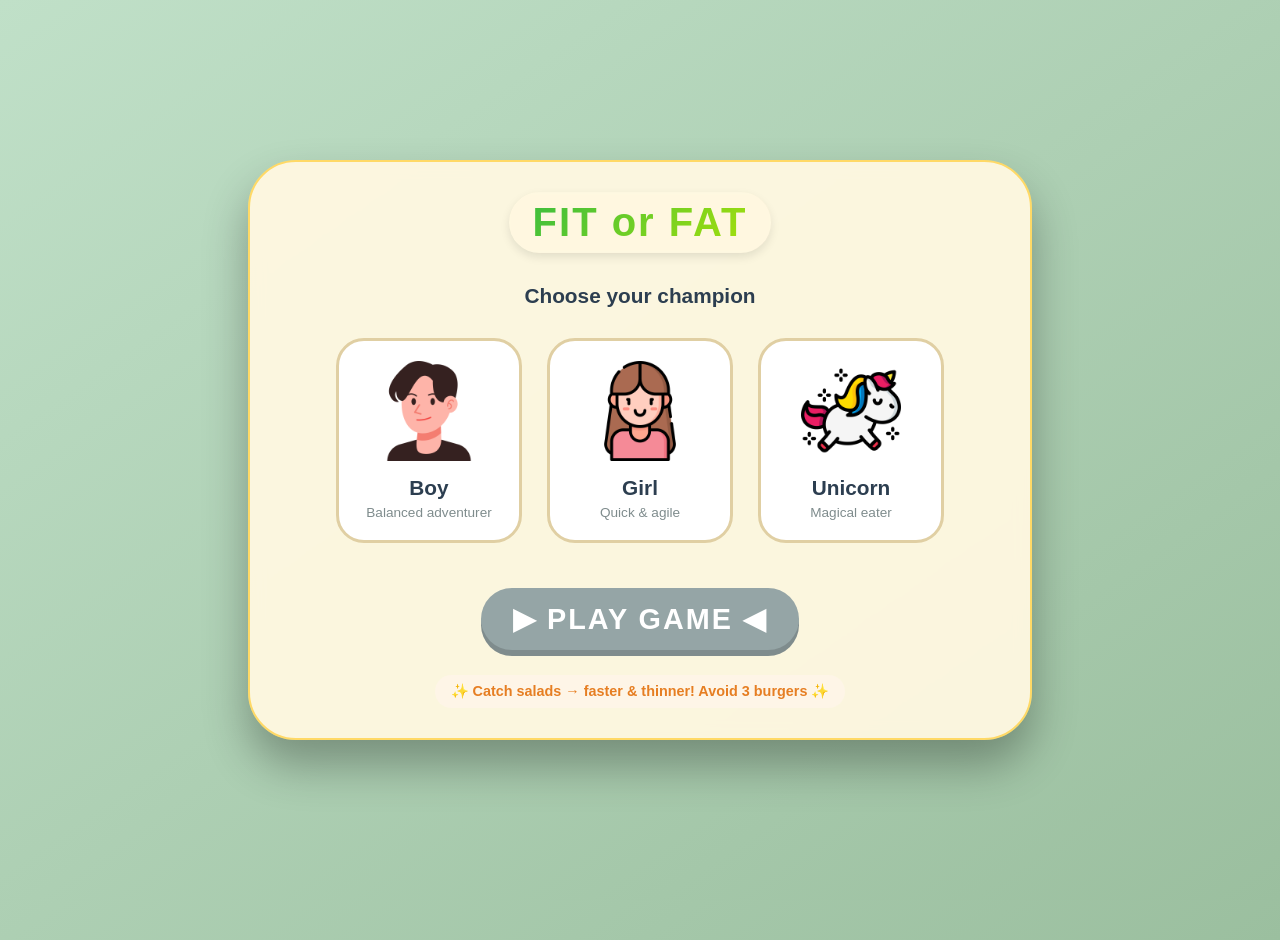
<file: index.html>
<!doctype html>
<html lang="en">
  <head>
    <meta charset="UTF-8" />
    <meta
      name="viewport"
      content="width=device-width, initial-scale=1.0, user-scalable=no"
    />
    <title>Fit or Fat - Character Selection</title>
    <link rel="stylesheet" href="style.css" />
  </head>
  <body>
    <!-- START SCREEN (hidden after selection) -->
    <div id="startScreen" class="start-screen">
      <div class="start-card">
        <h1 class="start-title">FIT or FAT</h1>
        <p class="start-subtitle">Choose your champion</p>
        <div class="character-selector">
          <div class="char-card" data-character="boy">
            <div class="char-avatar boy-avatar"></div>
            <h3>Boy</h3>
            <p>Balanced adventurer</p>
          </div>
          <div class="char-card" data-character="girl">
            <div class="char-avatar girl-avatar"></div>
            <h3>Girl</h3>
            <p>Quick & agile</p>
          </div>
          <div class="char-card" data-character="unicorn">
            <div class="char-avatar unicorn-avatar"></div>
            <h3>Unicorn</h3>
            <p>Magical eater</p>
          </div>
        </div>
        <button id="playGameBtn" class="play-start-btn" disabled>
          ▶ PLAY GAME ◀
        </button>
        <div class="start-hint">
          ✨ Catch salads → faster & thinner! Avoid 3 burgers ✨
        </div>
      </div>
    </div>

    <!-- MAIN GAME CONTAINER (hidden initially) -->
    <div id="gameWrapper" style="display: none">
      <h1>🥗 FIT or FAT 🍔</h1>
      <div id="status">
        ✨ Catch salads → faster & thinner! Avoid burgers → 3 burgers = GAME
        OVER ✨
      </div>
      <div
        class="game-container"
        style="position: relative; display: inline-block"
      >
        <canvas id="gameCanvas" width="400" height="600"></canvas>
        <div
          id="gameOverLayer"
          style="
            position: absolute;
            top: 0;
            left: 0;
            width: 100%;
            height: 100%;
            pointer-events: none;
            border-radius: 18px;
          "
        ></div>
      </div>
      <div class="controls-hint">◀ LEFT ARROW • RIGHT ARROW ▶</div>
    </div>

    <script src="script.js"></script>
  </body>
</html>
</file>
<file: style.css>
* {
  /* Reference: Universal selector (CSS Selectors Level 4 - W3C) */
  user-select: none; /* Reference: Prevents text selection (MDN - user-select) */
  -webkit-tap-highlight-color: transparent; /* Reference: Removes tap highlight on mobile Safari (WebKit CSS) */
}

body {
  /* Reference: Styles the <body> element (CSS Cascade) */
  text-align: center; /* Reference: Centers inline content (CSS Text Module) */
  font-family: "Segoe UI", Tahoma, Geneva, Verdana, sans-serif;
  /* Reference: Font stack (CSS Fonts Module Level 4) */
  background: linear-gradient(145deg, #c0e0c8 0%, #9bbf9f 100%);
  /* Reference: CSS Gradients (CSS Images Module Level 3 - MDN) */
  margin: 0; /* Reference: Removes default margin (CSS Box Model) */
  padding: 20px; /* Reference: Adds internal spacing (CSS Box Model) */
  min-height: 100vh; /* Reference: Ensures full viewport height (MDN - viewport units) */
  display: flex; /* Reference: CSS Flexible Box Layout (CSS Flexbox - W3C) */
  justify-content: center; /* Reference: Centers children horizontally (Flexbox) */
  align-items: center; /* Reference: Centers children vertically (Flexbox) */
  flex-direction: column; /* Reference: Stacks children vertically (Flexbox) */
}

.game-container {
  /* Reference: Class selector for game wrapper (CSS Selectors) */
  position: relative; /* Reference: Establishes positioning context (CSS Positioned Layout) */
  display: inline-block; /* Reference: Shrinks container to content size (CSS Display) */
  box-shadow: 0 20px 35px rgba(0, 0, 0, 0.3); /* Reference: CSS Box Shadow (CSS Backgrounds and Borders - MDN) */
  border-radius: 24px; /* Reference: Rounded corners (CSS Borders) */
  background: #1e2a2e; /* Reference: Solid background color (CSS Color Module) */
  padding: 8px; /* Reference: Inner spacing (CSS Box Model) */
}

h1 {
  /* Reference: Style for main heading (HTML + CSS) */
  color: #2c3e50; /* Reference: Text color (CSS Color) */
  background: rgba(
    255,
    248,
    205,
    0.8
  ); /* Reference: Semi-transparent background (CSS Color - rgba) */
  display: inline-block; /* Reference: Makes block element inline (CSS Display) */
  padding: 8px 24px; /* Reference: Padding shorthand (CSS Box Model) */
  border-radius: 60px; /* Reference: Large rounded corners (CSS Borders) */
  font-size: 2.2rem; /* Reference: Relative font sizing (CSS Fonts) */
  margin: 0 0 12px 0; /* Reference: Margin shorthand (CSS Box Model) */
  letter-spacing: 2px; /* Reference: Space between letters (CSS Text) */
  backdrop-filter: blur(
    2px
  ); /* Reference: Backdrop blur effect (CSS Filter Effects) */
  box-shadow: 0 4px 10px rgba(0, 0, 0, 0.1); /* Reference: Box shadow (MDN) */
}

#status {
  /* Reference: ID selector for status message (CSS Selectors) */
  font-weight: bold; /* Reference: Bold text (CSS Fonts) */
  font-size: 1.4rem; /* Reference: Font size (CSS Fonts) */
  min-height: 52px; /* Reference: Minimum height (CSS Box Model) */
  color: #1e2a2e; /* Reference: Text color (CSS Color) */
  background: #fef9e8; /* Reference: Background color (CSS Color) */
  display: inline-block; /* Reference: Display behavior (CSS Display) */
  padding: 8px 28px; /* Reference: Padding (CSS Box Model) */
  border-radius: 40px; /* Reference: Rounded corners (CSS Borders) */
  margin: 12px auto; /* Reference: Margin with auto centering (CSS Box Model) */
  box-shadow:                                        /* Reference: Multiple shadows (CSS Backgrounds) */
    inset 0 1px 4px #0001,
    0 4px 8px #0001;
  backdrop-filter: blur(
    4px
  ); /* Reference: Backdrop filter (CSS Filter Effects) */
  font-weight: 600; /* Reference: Font weight (CSS Fonts) */
}

canvas {
  /* Reference: Styles the <canvas> element (MDN Canvas API + CSS) */
  display: block; /* Reference: Removes inline spacing (CSS Display) */
  margin: 0 auto; /* Reference: Centers the canvas (CSS Box Model) */
  border-radius: 18px; /* Reference: Rounded corners (CSS Borders) */
  background: #fef7e6; /* Reference: Canvas background color (CSS Color) */
  cursor: pointer; /* Reference: Changes mouse cursor (CSS User Interface) */
  box-shadow:                                        /* Reference: Multiple box shadows (CSS Backgrounds) */
    0 0 0 3px #f3b33d,
    0 12px 28px black;
}

/* Game Over Overlay - inside canvas frame but absolute over canvas */
/* Reference: CSS Comment (CSS Syntax Module) */
.game-overlay {
  /* Reference: Class for game over screen (CSS Selectors) */
  position: absolute; /* Reference: Absolute positioning (CSS Position) */
  top: 0; /* Reference: Top offset (CSS Position) */
  left: 0; /* Reference: Left offset (CSS Position) */
  width: 100%; /* Reference: Full width (CSS Box Model) */
  height: 100%; /* Reference: Full height (CSS Box Model) */
  background: rgba(
    0,
    0,
    0,
    0.75
  ); /* Reference: Semi-transparent overlay (CSS Color) */
  backdrop-filter: blur(4px); /* Reference: Blur effect (CSS Filters) */
  border-radius: 18px; /* Reference: Rounded corners (CSS Borders) */
  display: flex; /* Reference: Flexbox container (CSS Flexbox) */
  flex-direction: column; /* Reference: Vertical stacking (Flexbox) */
  justify-content: center; /* Reference: Vertical centering (Flexbox) */
  align-items: center; /* Reference: Horizontal centering (Flexbox) */
  gap: 20px; /* Reference: Space between flex items (CSS Box Alignment) */
  z-index: 20; /* Reference: Stacking order (CSS Position - z-index) */
  transition: all 0.2s ease; /* Reference: Smooth transition (CSS Transitions) */
  pointer-events: auto; /* Reference: Enables mouse events (CSS Pointer Events) */
}

.game-over-banner {
  /* Reference: Class for "Game Over" text banner (CSS Selectors) */
  background: #d62828; /* Reference: Background color (CSS Color) */
  color: #ffdd99; /* Reference: Text color (CSS Color) */
  font-size: 3rem; /* Reference: Large font size (CSS Fonts) */
  font-weight: 900; /* Reference: Extra bold (CSS Fonts) */
  padding: 12px 32px; /* Reference: Padding (CSS Box Model) */
  border-radius: 60px; /* Reference: Rounded shape (CSS Borders) */
  letter-spacing: 4px; /* Reference: Letter spacing (CSS Text) */
  text-shadow: 4px 4px 0 #6b1e1e; /* Reference: Text shadow (CSS Text Decoration) */
  box-shadow: 0 8px 0 #6b1e1e; /* Reference: Box shadow (CSS Backgrounds) */
  transform: rotate(-2deg); /* Reference: Rotation transform (CSS Transforms) */
  font-family:
    "Segoe UI", Impact, sans-serif; /* Reference: Font family (CSS Fonts) */
}

.play-again-btn {
  /* Reference: Class for restart button (CSS Selectors) */
  background: #f4a261; /* Reference: Button background (CSS Color) */
  border: none; /* Reference: Removes border (CSS Borders) */
  font-size: 1.8rem; /* Reference: Font size (CSS Fonts) */
  font-weight: bold; /* Reference: Bold text (CSS Fonts) */
  padding: 12px 28px; /* Reference: Padding (CSS Box Model) */
  border-radius: 60px; /* Reference: Rounded button (CSS Borders) */
  color: #2c3e2f; /* Reference: Text color (CSS Color) */
  cursor: pointer; /* Reference: Pointer cursor (CSS User Interface) */
  transition: 0.1s linear; /* Reference: Transition effect (CSS Transitions) */
  font-family: inherit; /* Reference: Inherit font from parent (CSS Fonts) */
  box-shadow: 0 6px 0 #bc6c25; /* Reference: Box shadow (CSS Backgrounds) */
  letter-spacing: 1px; /* Reference: Letter spacing (CSS Text) */
}

.play-again-btn:active {
  /* Reference: Active state pseudo-class (CSS Selectors) */
  transform: translateY(
    3px
  ); /* Reference: Move button down on click (CSS Transforms) */
  box-shadow: 0 3px 0 #bc6c25; /* Reference: Reduced shadow on press (CSS Backgrounds) */
}

.stats {
  /* Reference: Class for statistics display (CSS Selectors) */
  background: #2d3e40cc; /* Reference: Semi-transparent background (CSS Color) */
  backdrop-filter: blur(4px); /* Reference: Backdrop blur (CSS Filters) */
  color: white; /* Reference: Text color (CSS Color) */
  padding: 5px 12px; /* Reference: Padding (CSS Box Model) */
  border-radius: 30px; /* Reference: Rounded corners (CSS Borders) */
  font-size: 1.1rem; /* Reference: Font size (CSS Fonts) */
  font-weight: bold; /* Reference: Bold text (CSS Fonts) */
}

.controls-hint {
  /* Reference: Class for control instructions (CSS Selectors) */
  margin-top: 18px; /* Reference: Top margin (CSS Box Model) */
  background: #e9c891; /* Reference: Background color (CSS Color) */
  border-radius: 40px; /* Reference: Rounded corners (CSS Borders) */
  padding: 8px 24px; /* Reference: Padding (CSS Box Model) */
  font-weight: bold; /* Reference: Bold text (CSS Fonts) */
  color: #2d3e2d; /* Reference: Text color (CSS Color) */
  display: inline-block; /* Reference: Display type (CSS Display) */
}

/* START SCREEN STYLES */
.start-screen {
  position: fixed;
  top: 0;
  left: 0;
  width: 100%;
  height: 100%;
  background: linear-gradient(145deg, #c0e0c8 0%, #9bbf9f 100%);
  display: flex;
  justify-content: center;
  align-items: center;
  z-index: 1000;
  backdrop-filter: blur(2px);
}

.start-card {
  background: rgba(255, 248, 225, 0.95);
  border-radius: 48px;
  padding: 30px 40px;
  text-align: center;
  box-shadow: 0 25px 45px rgba(0, 0, 0, 0.3);
  max-width: 700px;
  width: 90%;
  backdrop-filter: blur(8px);
  border: 2px solid #ffd966;
}

.start-title {
  font-size: 2.5rem;
  background: linear-gradient(135deg, #31ba44, #b0e306);
  -webkit-background-clip: text;
  background-clip: text;
  color: transparent;
  margin-bottom: 10px;
}

.start-subtitle {
  font-size: 1.3rem;
  color: #2c3e50;
  margin-bottom: 30px;
  font-weight: 600;
}

.character-selector {
  display: flex;
  justify-content: center;
  gap: 25px;
  flex-wrap: wrap;
  margin-bottom: 35px;
}

.char-card {
  background: white;
  border-radius: 28px;
  padding: 20px;
  cursor: pointer;
  transition: all 0.2s ease;
  border: 3px solid #e0cfa3;
  width: 140px;
  text-align: center;
}

.char-card.selected {
  border-color: #f39c12;
  background: #fff3e0;
  transform: scale(1.02);
  box-shadow: 0 8px 20px rgba(243, 156, 18, 0.3);
}

.char-avatar {
  width: 100px;
  height: 100px;
  margin: 0 auto 15px;
  background-size: contain;
  background-repeat: no-repeat;
  background-position: center;
}

.boy-avatar {
  background-image: url("boy1.png");
}

.girl-avatar {
  background-image: url("girl.png");
}

.unicorn-avatar {
  background-image: url("unicorn.png");
}

.char-card h3 {
  margin: 10px 0 5px;
  color: #2c3e50;
  font-size: 1.3rem;
}

.char-card p {
  margin: 0;
  font-size: 0.85rem;
  color: #7f8c8d;
}

.play-start-btn {
  background: #27ae60;
  border: none;
  font-size: 1.8rem;
  font-weight: bold;
  padding: 14px 32px;
  border-radius: 60px;
  color: white;
  cursor: pointer;
  transition: 0.1s linear;
  font-family: inherit;
  box-shadow: 0 6px 0 #1e8449;
  letter-spacing: 2px;
  margin-top: 10px;
}

.play-start-btn:active {
  transform: translateY(3px);
  box-shadow: 0 3px 0 #1e8449;
}

.play-start-btn:disabled {
  background: #95a5a6;
  cursor: not-allowed;
  transform: none;
  box-shadow: 0 6px 0 #7f8c8d;
}

.start-hint {
  margin-top: 25px;
  font-size: 0.9rem;
  color: #e67e22;
  font-weight: bold;
  background: #fef5e7;
  padding: 8px 16px;
  border-radius: 32px;
  display: inline-block;
}
</file>
